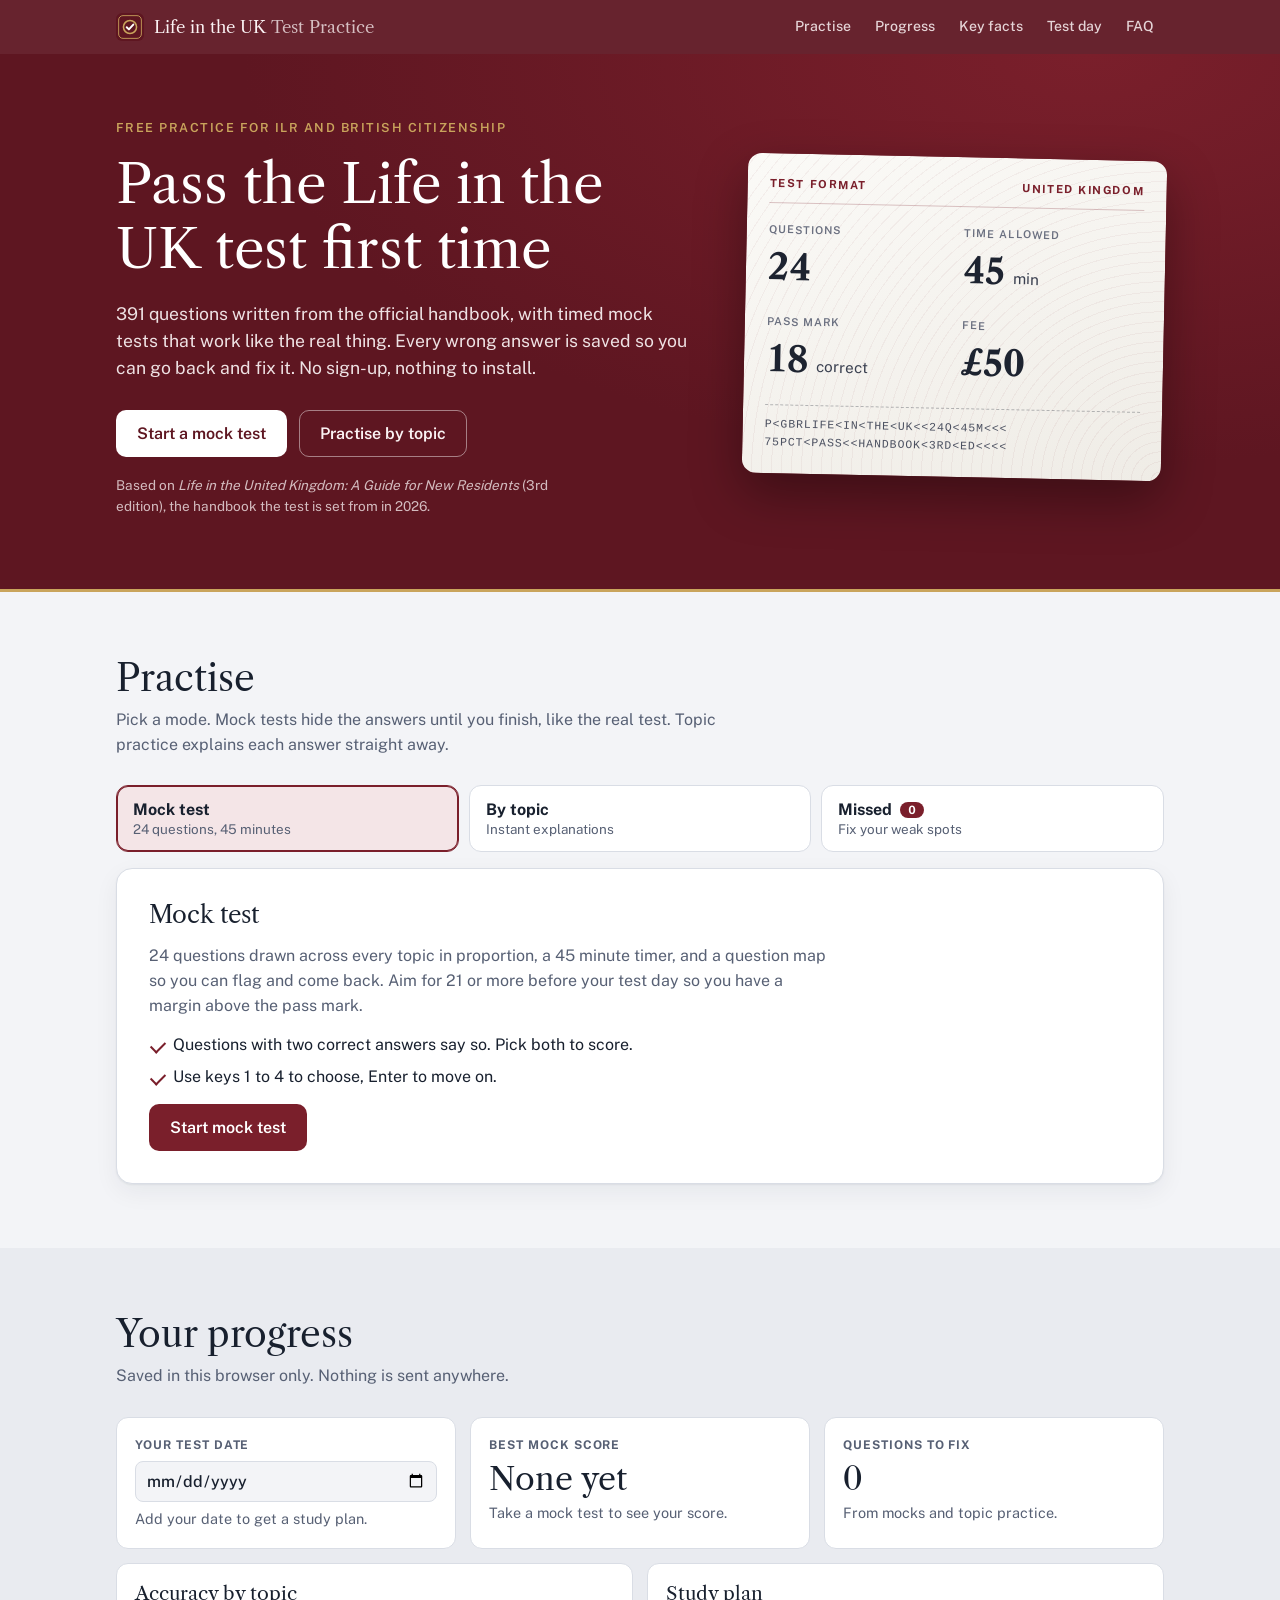
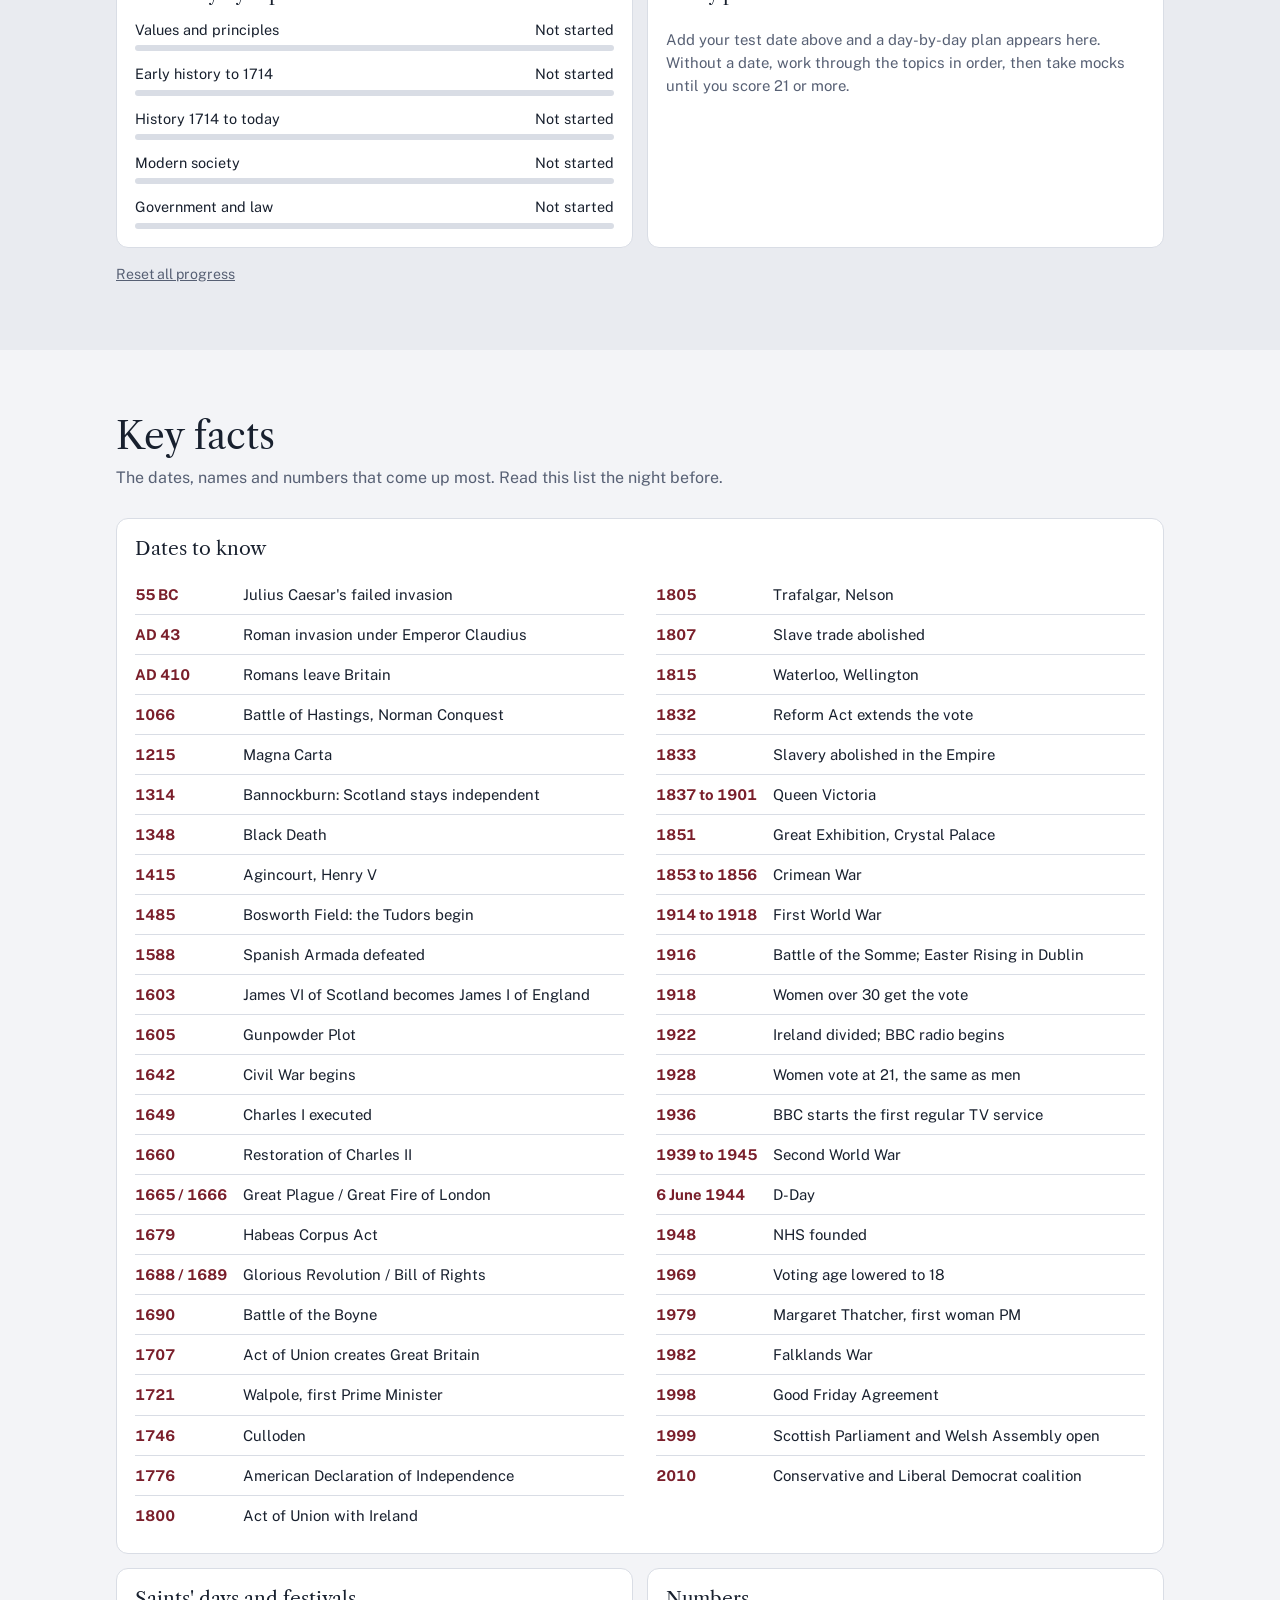
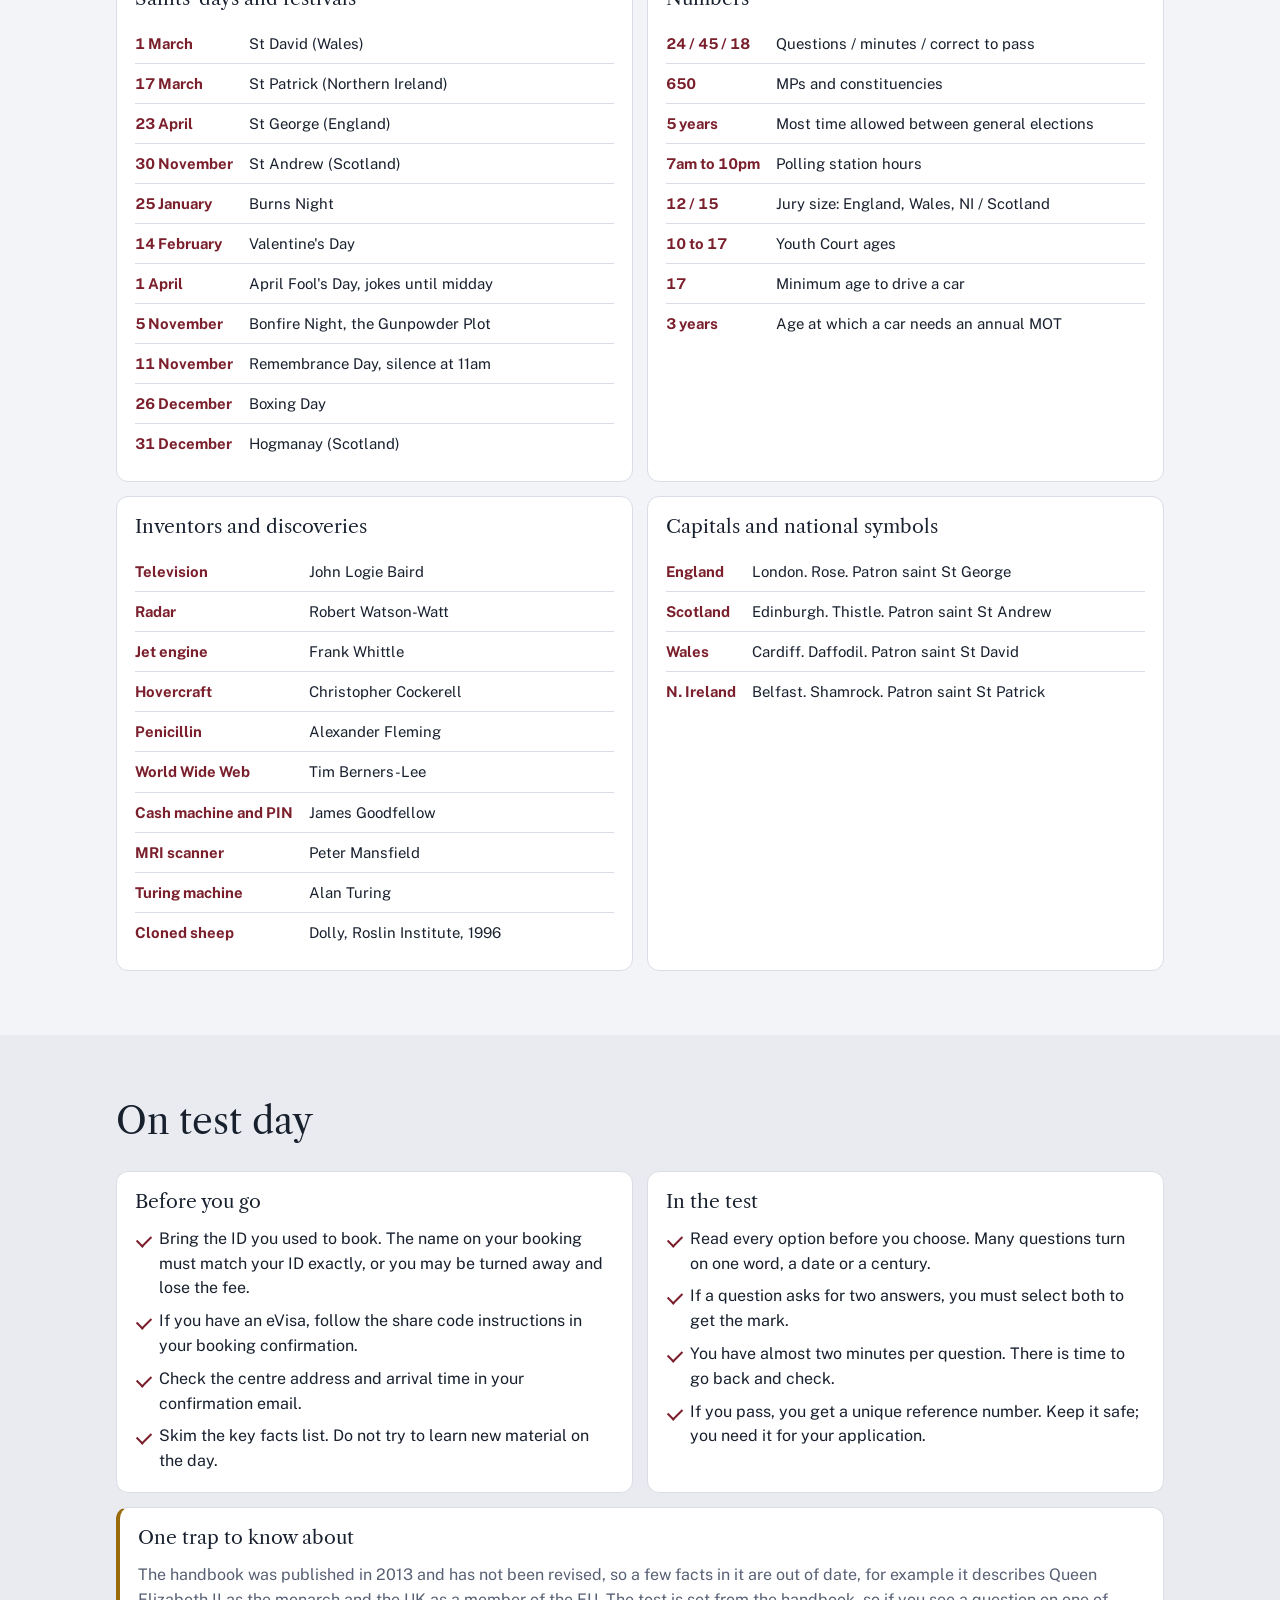
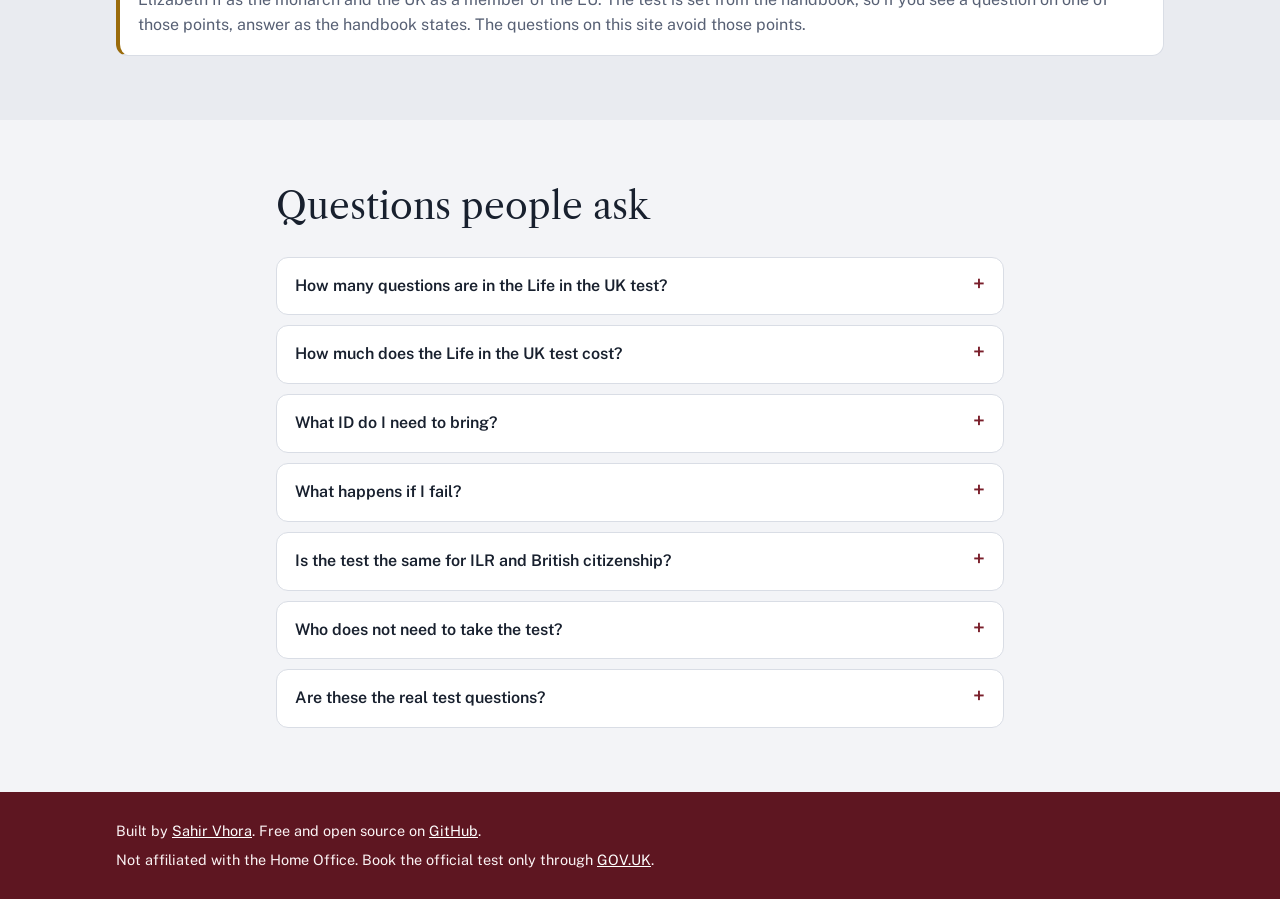
<file: index.html>
<!DOCTYPE html>
<html lang="en-GB">
<head>
<meta charset="UTF-8">
<meta http-equiv="Content-Security-Policy" content="default-src 'self'; script-src 'self'; style-src 'self' 'unsafe-inline'; img-src 'self' data:; font-src 'self'; connect-src 'self'; object-src 'none'; base-uri 'self'; form-action 'self'">
<meta name="referrer" content="strict-origin-when-cross-origin">
<meta name="viewport" content="width=device-width, initial-scale=1.0, viewport-fit=cover">
<title>Life in the UK Test Practice 2026: Free Mock Tests</title>
<meta name="description" content="Free Life in the UK test practice for ILR and citizenship. 391 questions from the official handbook, timed 24-question mock tests, topic drills and key facts.">
<meta name="keywords" content="Life in the UK test, Life in the UK test practice, Life in the UK mock test, Life in the UK test 2026, ILR test, British citizenship test, indefinite leave to remain, Life in the United Kingdom handbook, UK citizenship test questions">
<meta name="author" content="Sahir Vhora">
<meta name="robots" content="index, follow, max-image-preview:large">
<meta name="theme-color" content="#5e1621">
<link rel="canonical" href="https://sahirvhora.github.io/life-in-uk-test/">
<link rel="icon" type="image/svg+xml" href="favicon.svg">
<link rel="sitemap" type="application/xml" href="sitemap.xml">
<link rel="preload" href="assets/fonts/libre-caslon-text-latin-400-normal.woff2" as="font" type="font/woff2" crossorigin>
<link rel="preload" href="assets/fonts/public-sans-latin-400-normal.woff2" as="font" type="font/woff2" crossorigin>
<link rel="stylesheet" href="assets/style.css">

<meta property="og:type" content="website">
<meta property="og:site_name" content="Life in the UK Test Practice">
<meta property="og:locale" content="en_GB">
<meta property="og:url" content="https://sahirvhora.github.io/life-in-uk-test/">
<meta property="og:title" content="Life in the UK Test Practice: Free Mock Tests for ILR and Citizenship">
<meta property="og:description" content="391 questions from the official handbook, timed 24-question mock tests, topic drills, a missed-questions list and key facts. Free, no sign-up.">
<meta property="og:image" content="https://sahirvhora.github.io/life-in-uk-test/preview.png">
<meta property="og:image:width" content="1200">
<meta property="og:image:height" content="630">
<meta property="og:image:alt" content="Life in the UK Test Practice: 24 questions, 45 minutes, 18 to pass">

<meta name="twitter:card" content="summary_large_image">
<meta name="twitter:url" content="https://sahirvhora.github.io/life-in-uk-test/">
<meta name="twitter:title" content="Life in the UK Test Practice: Free Mock Tests">
<meta name="twitter:description" content="Timed 24-question mock tests, topic drills and key facts from the official handbook. Free, no sign-up.">
<meta name="twitter:image" content="https://sahirvhora.github.io/life-in-uk-test/preview.png">

<script type="application/ld+json">
{
  "@context": "https://schema.org",
  "@graph": [
    {
      "@type": "WebApplication",
      "@id": "https://sahirvhora.github.io/life-in-uk-test/#app",
      "name": "Life in the UK Test Practice",
      "description": "Free practice for the Life in the UK test: 391 questions written from the official handbook, timed 24-question mock tests, topic drills and key facts.",
      "url": "https://sahirvhora.github.io/life-in-uk-test/",
      "applicationCategory": "EducationalApplication",
      "operatingSystem": "Any",
      "inLanguage": "en-GB",
      "isAccessibleForFree": true,
      "offers": {"@type": "Offer", "price": "0", "priceCurrency": "GBP"},
      "dateModified": "2026-10-25",
      "educationalUse": "Exam preparation",
      "about": {"@type": "Thing", "name": "Life in the UK test"},
      "author": {"@id": "https://sahirvhora.github.io/#person"},
      "sameAs": "https://github.com/SahirVhora/life-in-uk-test"
    },
    {
      "@type": "Person",
      "@id": "https://sahirvhora.github.io/#person",
      "name": "Sahir Vhora",
      "url": "https://sahirvhora.github.io/",
      "sameAs": ["https://github.com/SahirVhora"]
    },
    {
      "@type": "FAQPage",
      "mainEntity": [
        {"@type": "Question", "name": "How many questions are in the Life in the UK test?", "acceptedAnswer": {"@type": "Answer", "text": "The test has 24 multiple-choice questions and you have 45 minutes to answer them. You need to score 75% or more, which is 18 correct answers."}},
        {"@type": "Question", "name": "How much does the Life in the UK test cost?", "acceptedAnswer": {"@type": "Answer", "text": "It costs £50 for each attempt. You book and pay online through GOV.UK."}},
        {"@type": "Question", "name": "What ID do I need to bring?", "acceptedAnswer": {"@type": "Answer", "text": "Bring the ID you used when you booked. The name on your booking must match the name on your ID exactly, or you may not be allowed to sit the test."}},
        {"@type": "Question", "name": "What happens if I fail?", "acceptedAnswer": {"@type": "Answer", "text": "You can book the test again as many times as you need, paying £50 each time. Use the missed-questions list here to focus on the topics you got wrong."}},
        {"@type": "Question", "name": "Is the test the same for ILR and British citizenship?", "acceptedAnswer": {"@type": "Answer", "text": "Yes. There is one test for both. If you pass you get a unique reference number, which you use on your settlement or citizenship application."}},
        {"@type": "Question", "name": "Who does not need to take the test?", "acceptedAnswer": {"@type": "Answer", "text": "You do not need to take it if you are under 18, 65 or over, have passed it before, or have a long-term physical or mental condition that prevents you from taking it."}},
        {"@type": "Question", "name": "Are these the real test questions?", "acceptedAnswer": {"@type": "Answer", "text": "No. The official question bank is not published. These questions are written from the official handbook, Life in the United Kingdom: A Guide for New Residents (3rd edition), and cover the same topics. This site is not affiliated with the Home Office."}}
      ]
    }
  ]
}
</script>
</head>
<body>
<a class="skip" href="#practise">Skip to practice</a>

<header class="topbar">
  <div class="topbar-in">
    <a class="brand" href="#top" aria-label="Life in the UK Test Practice, back to top">
      <img src="favicon.svg" alt="" width="28" height="28">
      <span>Life in the UK <em>Test Practice</em></span>
    </a>
    <nav class="toplinks" aria-label="Page sections">
      <a href="#practise">Practise</a>
      <a href="#progress">Progress</a>
      <a href="#facts">Key facts</a>
      <a href="#test-day">Test day</a>
      <a href="#faq">FAQ</a>
    </nav>
  </div>
</header>

<main id="top">
  <section class="hero">
    <div class="hero-in">
      <div class="hero-copy">
        <p class="eyebrow">Free practice for ILR and British citizenship</p>
        <h1>Pass the Life in the UK test first time</h1>
        <p class="lede">391 questions written from the official handbook, with timed mock tests that work like the real thing. Every wrong answer is saved so you can go back and fix it. No sign-up, nothing to install.</p>
        <div class="cta-row">
          <a class="btn btn-primary" href="#practise" data-start="mock">Start a mock test</a>
          <a class="btn btn-quiet" href="#practise" data-start="topics">Practise by topic</a>
        </div>
        <p class="fine">Based on <em>Life in the United Kingdom: A Guide for New Residents</em> (3rd edition), the handbook the test is set from in 2026.</p>
      </div>

      <aside class="docket" aria-label="Test format">
        <div class="docket-head">
          <span>Test format</span>
          <span>United Kingdom</span>
        </div>
        <dl class="docket-grid">
          <div><dt>Questions</dt><dd><strong class="num">24</strong></dd></div>
          <div><dt>Time allowed</dt><dd><strong class="num">45</strong> min</dd></div>
          <div><dt>Pass mark</dt><dd><strong class="num">18</strong> correct</dd></div>
          <div><dt>Fee</dt><dd><strong class="num">£50</strong></dd></div>
        </dl>
        <p class="mrz" aria-hidden="true">P&lt;GBRLIFE&lt;IN&lt;THE&lt;UK&lt;&lt;24Q&lt;45M&lt;&lt;&lt;<br>75PCT&lt;PASS&lt;&lt;HANDBOOK&lt;3RD&lt;ED&lt;&lt;&lt;&lt;</p>
      </aside>
    </div>
  </section>

  <section class="section" id="practise" aria-labelledby="practise-h">
    <div class="section-in">
      <div class="section-head">
        <h2 id="practise-h">Practise</h2>
        <p>Pick a mode. Mock tests hide the answers until you finish, like the real test. Topic practice explains each answer straight away.</p>
      </div>

      <div class="modes" role="tablist" aria-label="Practice mode">
        <button class="mode" role="tab" id="mode-mock" aria-selected="true" aria-controls="panel-mock">
          <span class="mode-t">Mock test</span><span class="mode-d">24 questions, 45 minutes</span>
        </button>
        <button class="mode" role="tab" id="mode-topics" aria-selected="false" aria-controls="panel-topics">
          <span class="mode-t">By topic</span><span class="mode-d">Instant explanations</span>
        </button>
        <button class="mode" role="tab" id="mode-missed" aria-selected="false" aria-controls="panel-missed">
          <span class="mode-t">Missed <span class="pill" id="missedPill">0</span></span><span class="mode-d">Fix your weak spots</span>
        </button>
      </div>

      <div class="stage">
        <div class="panel" id="panel-mock" role="tabpanel" aria-labelledby="mode-mock">
          <div class="intro" id="mockIntro">
            <h3>Mock test</h3>
            <p>24 questions drawn across every topic in proportion, a 45 minute timer, and a question map so you can flag and come back. Aim for 21 or more before your test day so you have a margin above the pass mark.</p>
            <ul class="ticks">
              <li>Questions with two correct answers say so. Pick both to score.</li>
              <li>Use keys 1 to 4 to choose, Enter to move on.</li>
            </ul>
            <button class="btn btn-primary" id="startMock" type="button">Start mock test</button>
          </div>
          <div class="runner" id="mockRun" hidden></div>
        </div>

        <div class="panel" id="panel-topics" role="tabpanel" aria-labelledby="mode-topics" hidden>
          <div class="intro" id="topicIntro">
            <h3>Practise one topic</h3>
            <p>Work through a whole topic with feedback after every answer. The bar shows how much of each topic you have answered correctly so far.</p>
            <div class="topic-grid" id="topicGrid"></div>
          </div>
          <div class="runner" id="topicRun" hidden></div>
        </div>

        <div class="panel" id="panel-missed" role="tabpanel" aria-labelledby="mode-missed" hidden>
          <div class="intro" id="missedIntro"></div>
          <div class="runner" id="missedRun" hidden></div>
        </div>
      </div>
    </div>
  </section>

  <section class="section alt" id="progress" aria-labelledby="progress-h">
    <div class="section-in">
      <div class="section-head">
        <h2 id="progress-h">Your progress</h2>
        <p>Saved in this browser only. Nothing is sent anywhere.</p>
      </div>
      <div class="progress-grid">
        <div class="tile">
          <label class="tile-l" for="testDate">Your test date</label>
          <input type="date" id="testDate">
          <p class="tile-v" id="countdown">Add your date to get a study plan.</p>
        </div>
        <div class="tile">
          <p class="tile-l">Best mock score</p>
          <p class="tile-big num" id="bestScore">None yet</p>
          <p class="tile-v" id="mockCount">Take a mock test to see your score.</p>
        </div>
        <div class="tile">
          <p class="tile-l">Questions to fix</p>
          <p class="tile-big num" id="missedCount">0</p>
          <p class="tile-v">From mocks and topic practice.</p>
        </div>
      </div>
      <div class="split">
        <div class="card">
          <h3>Accuracy by topic</h3>
          <div id="topicBars" class="bars"></div>
        </div>
        <div class="card">
          <h3>Study plan</h3>
          <ol class="plan" id="plan"></ol>
        </div>
      </div>
      <p class="reset-row"><button type="button" class="link-btn" id="resetAll">Reset all progress</button><span id="resetConfirm" hidden> Clear scores, missed questions and test date? <button type="button" class="link-btn danger" id="resetYes">Yes, reset</button> <button type="button" class="link-btn" id="resetNo">Cancel</button></span></p>
    </div>
  </section>

  <section class="section" id="facts" aria-labelledby="facts-h">
    <div class="section-in">
      <div class="section-head">
        <h2 id="facts-h">Key facts</h2>
        <p>The dates, names and numbers that come up most. Read this list the night before.</p>
      </div>
      <div class="facts" id="factsGrid"></div>
    </div>
  </section>

  <section class="section alt" id="test-day" aria-labelledby="day-h">
    <div class="section-in">
      <div class="section-head">
        <h2 id="day-h">On test day</h2>
      </div>
      <div class="split">
        <div class="card">
          <h3>Before you go</h3>
          <ul class="ticks">
            <li>Bring the ID you used to book. The name on your booking must match your ID exactly, or you may be turned away and lose the fee.</li>
            <li>If you have an eVisa, follow the share code instructions in your booking confirmation.</li>
            <li>Check the centre address and arrival time in your confirmation email.</li>
            <li>Skim the key facts list. Do not try to learn new material on the day.</li>
          </ul>
        </div>
        <div class="card">
          <h3>In the test</h3>
          <ul class="ticks">
            <li>Read every option before you choose. Many questions turn on one word, a date or a century.</li>
            <li>If a question asks for two answers, you must select both to get the mark.</li>
            <li>You have almost two minutes per question. There is time to go back and check.</li>
            <li>If you pass, you get a unique reference number. Keep it safe; you need it for your application.</li>
          </ul>
        </div>
      </div>
      <div class="card note-card">
        <h3>One trap to know about</h3>
        <p>The handbook was published in 2013 and has not been revised, so a few facts in it are out of date, for example it describes Queen Elizabeth II as the monarch and the UK as a member of the EU. The test is set from the handbook, so if you see a question on one of those points, answer as the handbook states. The questions on this site avoid those points.</p>
      </div>
    </div>
  </section>

  <section class="section" id="faq" aria-labelledby="faq-h">
    <div class="section-in narrow">
      <div class="section-head">
        <h2 id="faq-h">Questions people ask</h2>
      </div>
      <div class="faq">
        <details><summary>How many questions are in the Life in the UK test?</summary><p>The test has 24 multiple-choice questions and you have 45 minutes to answer them. You need to score 75% or more, which is 18 correct answers.</p></details>
        <details><summary>How much does the Life in the UK test cost?</summary><p>It costs £50 for each attempt. You book and pay online through <a href="https://www.gov.uk/life-in-the-uk-test" rel="noopener">GOV.UK</a>.</p></details>
        <details><summary>What ID do I need to bring?</summary><p>Bring the ID you used when you booked. The name on your booking must match the name on your ID exactly, or you may not be allowed to sit the test.</p></details>
        <details><summary>What happens if I fail?</summary><p>You can book the test again as many times as you need, paying £50 each time. Use the missed-questions list here to focus on the topics you got wrong.</p></details>
        <details><summary>Is the test the same for ILR and British citizenship?</summary><p>Yes. There is one test for both. If you pass you get a unique reference number, which you use on your settlement or citizenship application.</p></details>
        <details><summary>Who does not need to take the test?</summary><p>You do not need to take it if you are under 18, 65 or over, have passed it before, or have a long-term physical or mental condition that prevents you from taking it.</p></details>
        <details><summary>Are these the real test questions?</summary><p>No. The official question bank is not published. These questions are written from the official handbook, <em>Life in the United Kingdom: A Guide for New Residents</em> (3rd edition), and cover the same topics. This site is not affiliated with the Home Office.</p></details>
      </div>
    </div>
  </section>
</main>

<footer class="footer">
  <div class="footer-in">
    <p>Built by <a href="https://sahirvhora.github.io/">Sahir Vhora</a>. Free and open source on <a href="https://github.com/SahirVhora/life-in-uk-test">GitHub</a>.</p>
    <p>Not affiliated with the Home Office. Book the official test only through <a href="https://www.gov.uk/life-in-the-uk-test" rel="noopener">GOV.UK</a>.</p>
  </div>
</footer>

<div class="toast" id="toast" role="status" aria-live="polite"></div>
<script src="assets/questions.js"></script>
<script src="assets/app.js"></script>
</body>
</html>
</file>
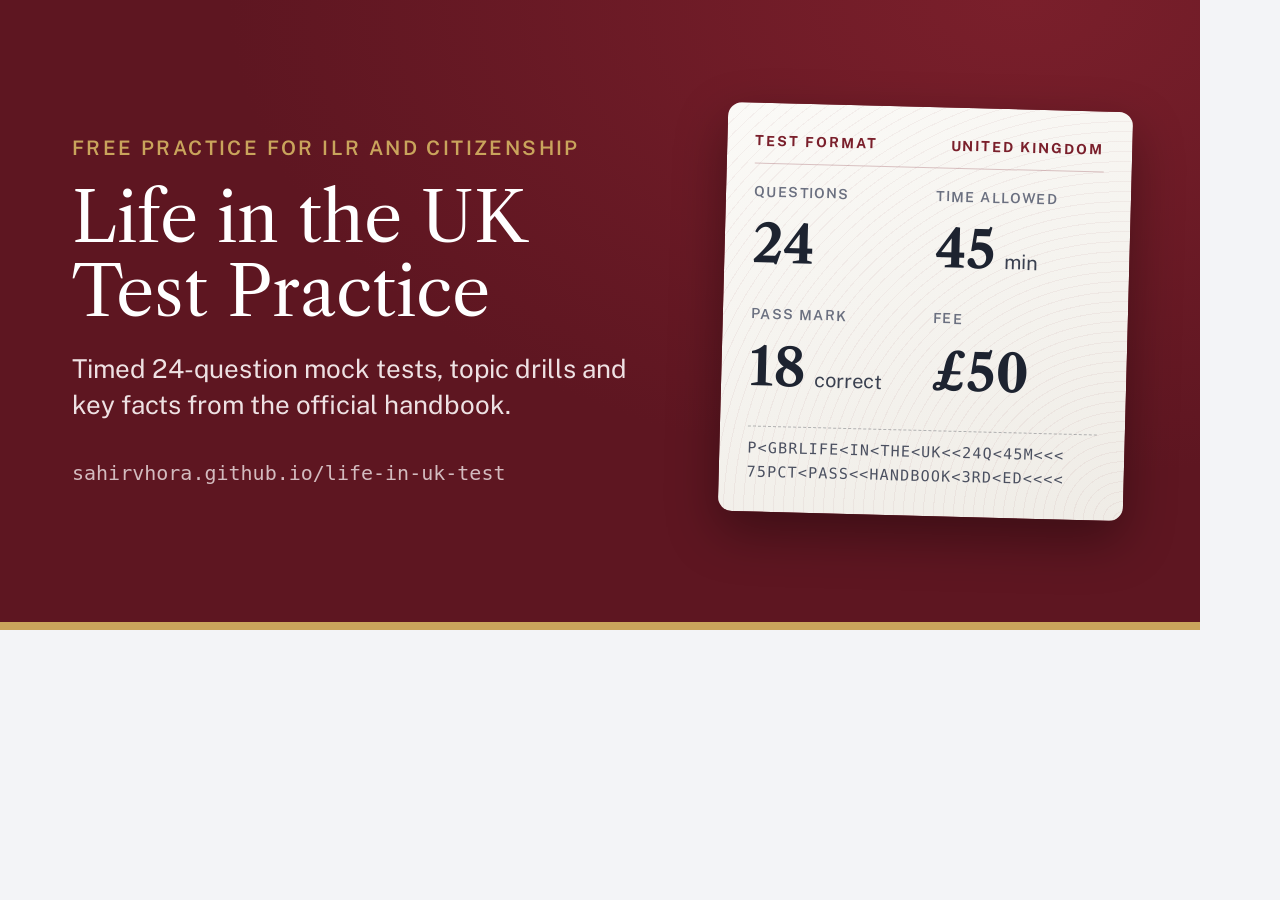
<file: scripts/preview.html>
<!DOCTYPE html>
<html lang="en-GB"><head><meta charset="UTF-8"><title>preview</title>
<link rel="stylesheet" href="../assets/style.css">
<style>
html,body{margin:0;width:1200px;height:630px;overflow:hidden}
.p{width:1200px;height:630px;box-sizing:border-box;padding:64px 72px;display:grid;grid-template-columns:1.25fr .85fr;gap:56px;align-items:center;
 background:radial-gradient(120% 140% at 85% 0%,#7a1f2b 0%,#5e1621 55%);color:#fbf3f4;border-bottom:8px solid #c9a45c}
.p .eyebrow{font-size:20px}
.p h1{font-family:var(--display);font-size:68px;line-height:1.08;color:#fff;margin:18px 0 22px;font-weight:400}
.p p.s{font-size:26px;opacity:.92;line-height:1.4}
.p .url{margin-top:34px;font-size:20px;font-family:var(--mono);opacity:.75}
.p .docket{transform:rotate(1.5deg);padding:28px}
.p .docket-grid strong{font-size:52px}
.p .docket-grid dt{font-size:14px}.p .docket-grid dd{font-size:20px}.p .docket-head{font-size:14px}.p .mrz{font-size:15px}
</style></head>
<body><div class="p">
<div><div class="eyebrow">Free practice for ILR and citizenship</div>
<h1>Life in the UK Test Practice</h1>
<p class="s">Timed 24-question mock tests, topic drills and key facts from the official handbook.</p>
<div class="url">sahirvhora.github.io/life-in-uk-test</div></div>
<div class="docket"><div class="docket-head"><span>Test format</span><span>United Kingdom</span></div>
<dl class="docket-grid"><div><dt>Questions</dt><dd><strong>24</strong></dd></div><div><dt>Time allowed</dt><dd><strong>45</strong> min</dd></div><div><dt>Pass mark</dt><dd><strong>18</strong> correct</dd></div><div><dt>Fee</dt><dd><strong>£50</strong></dd></div></dl>
<p class="mrz">P&lt;GBRLIFE&lt;IN&lt;THE&lt;UK&lt;&lt;24Q&lt;45M&lt;&lt;&lt;<br>75PCT&lt;PASS&lt;&lt;HANDBOOK&lt;3RD&lt;ED&lt;&lt;&lt;&lt;</p></div>
</div></body></html>
</file>
<file: assets/style.css>
/* Layout: maroon passport-cover hero with a data-page "docket", then one centred column of tool sections. */
@font-face{font-family:"Libre Caslon Text";src:url("fonts/libre-caslon-text-latin-400-normal.woff2") format("woff2");font-weight:400;font-display:swap}
@font-face{font-family:"Libre Caslon Text";src:url("fonts/libre-caslon-text-latin-700-normal.woff2") format("woff2");font-weight:700;font-display:swap}
@font-face{font-family:"Public Sans";src:url("fonts/public-sans-latin-400-normal.woff2") format("woff2");font-weight:400;font-display:swap}
@font-face{font-family:"Public Sans";src:url("fonts/public-sans-latin-500-normal.woff2") format("woff2");font-weight:500;font-display:swap}
@font-face{font-family:"Public Sans";src:url("fonts/public-sans-latin-600-normal.woff2") format("woff2");font-weight:600;font-display:swap}
@font-face{font-family:"Public Sans";src:url("fonts/public-sans-latin-700-normal.woff2") format("woff2");font-weight:700;font-display:swap}

:root{
  --bg:#f3f4f7; --bg-alt:#e9ebf0; --surface:#ffffff; --ink:#18202e; --muted:#576074; --line:#d9dde5;
  --cover:#5e1621; --cover-2:#7a1f2b; --on-cover:#fbf3f4; --gilt:#c9a45c;
  --accent:#7a1f2b; --accent-ink:#ffffff; --accent-soft:#f4e5e7;
  --good:#1d6b45; --good-soft:#e1f1e8; --bad:#a3271f; --bad-soft:#fbe5e3; --flag:#9a6b0b; --flag-soft:#fbf0d8;
  --display:"Libre Caslon Text", Georgia, "Times New Roman", serif;
  --body:"Public Sans", system-ui, -apple-system, "Segoe UI", Roboto, sans-serif;
  --mono:ui-monospace, "SFMono-Regular", Menlo, Consolas, monospace;
  --radius:12px; --shadow:0 1px 2px rgba(24,32,46,.06), 0 8px 24px rgba(24,32,46,.06);
  color-scheme:light;
}
@media (prefers-color-scheme: dark){:root:not([data-theme="light"]){
  --bg:#10141c; --bg-alt:#141924; --surface:#1a202c; --ink:#e8ebf1; --muted:#9ca5b7; --line:#2b3344;
  --cover:#3d0f16; --cover-2:#561722; --on-cover:#f7e9eb; --gilt:#d8b46c;
  --accent:#e58c99; --accent-ink:#1d0a0e; --accent-soft:#3a2228;
  --good:#6fd29e; --good-soft:#163427; --bad:#f28b81; --bad-soft:#3d1c19; --flag:#e8b84f; --flag-soft:#382c12;
  --shadow:0 1px 2px rgba(0,0,0,.3), 0 8px 24px rgba(0,0,0,.25); color-scheme:dark}}
:root[data-theme="dark"]{
  --bg:#10141c; --bg-alt:#141924; --surface:#1a202c; --ink:#e8ebf1; --muted:#9ca5b7; --line:#2b3344;
  --cover:#3d0f16; --cover-2:#561722; --on-cover:#f7e9eb; --gilt:#d8b46c;
  --accent:#e58c99; --accent-ink:#1d0a0e; --accent-soft:#3a2228;
  --good:#6fd29e; --good-soft:#163427; --bad:#f28b81; --bad-soft:#3d1c19; --flag:#e8b84f; --flag-soft:#382c12;
  --shadow:0 1px 2px rgba(0,0,0,.3), 0 8px 24px rgba(0,0,0,.25); color-scheme:dark}

*{box-sizing:border-box}
html{scroll-behavior:smooth;scroll-padding-top:72px;-webkit-text-size-adjust:100%}
body{margin:0;background:var(--bg);color:var(--ink);font:400 16px/1.55 var(--body);overflow-x:hidden}
img{max-width:100%}
a{color:var(--accent)}
h1,h2,h3{font-family:var(--display);font-weight:400;line-height:1.2;text-wrap:balance;margin:0}
p{margin:0}
.num{font-variant-numeric:tabular-nums}
[hidden]{display:none!important}
:focus-visible{outline:3px solid var(--accent);outline-offset:2px;border-radius:6px}
.skip{position:absolute;left:-999px;top:8px;background:var(--surface);padding:8px 12px;z-index:50}
.skip:focus{left:16px}

/* top bar */
.topbar{position:sticky;top:0;z-index:20;background:color-mix(in srgb,var(--cover) 94%,transparent);backdrop-filter:saturate(1.2) blur(8px);color:var(--on-cover);padding-top:env(safe-area-inset-top,0px)}
.topbar-in{max-width:1080px;margin:0 auto;display:flex;align-items:center;gap:16px;justify-content:space-between;padding-block:10px;padding-left:max(16px,env(safe-area-inset-left,0px));padding-right:max(16px,env(safe-area-inset-right,0px))}
.brand{display:flex;align-items:center;gap:10px;color:var(--on-cover);text-decoration:none;font-family:var(--display);font-size:1.05rem;white-space:nowrap}
.brand em{font-style:normal;opacity:.75}
.toplinks{display:flex;gap:4px;overflow-x:auto;scrollbar-width:none}
.toplinks::-webkit-scrollbar{display:none}
.toplinks a{color:var(--on-cover);text-decoration:none;font-size:.88rem;font-weight:500;padding:6px 10px;border-radius:999px;white-space:nowrap;opacity:.85}
.toplinks a:hover{opacity:1;background:rgba(255,255,255,.1)}
@media (max-width:760px){.brand em{display:none}}
@media (max-width:520px){.toplinks a:nth-child(n+3){display:none}}

/* hero */
.hero{background:radial-gradient(120% 140% at 85% 0%,var(--cover-2) 0%,var(--cover) 55%);color:var(--on-cover);border-bottom:3px solid var(--gilt)}
.hero-in{max-width:1080px;margin:0 auto;display:grid;grid-template-columns:minmax(0,1.25fr) minmax(0,.9fr);gap:48px;align-items:center;padding-block:64px 72px;padding-left:max(16px,env(safe-area-inset-left,0px));padding-right:max(16px,env(safe-area-inset-right,0px))}
.eyebrow{font-size:.78rem;letter-spacing:.12em;text-transform:uppercase;font-weight:600;color:var(--gilt)}
.hero h1{font-size:clamp(2.1rem,5vw,3.4rem);margin:14px 0 18px;color:#fff}
.lede{font-size:1.1rem;max-width:58ch;opacity:.92}
.cta-row{display:flex;gap:12px;flex-wrap:wrap;margin:28px 0 18px}
.fine{font-size:.85rem;opacity:.75;max-width:58ch}
.btn{display:inline-flex;align-items:center;justify-content:center;gap:8px;border-radius:10px;padding:13px 20px;font:600 1rem var(--body);text-decoration:none;cursor:pointer;border:1px solid transparent;transition:transform .12s ease,background .15s ease}
.btn:active{transform:translateY(1px)}
.btn-primary{background:var(--accent);color:var(--accent-ink)}
.btn-primary:hover{filter:brightness(1.08)}
.hero .btn-primary{background:#fff;color:var(--cover)}
.btn-quiet{background:transparent;color:inherit;border-color:currentColor}
.hero .btn-quiet{color:var(--on-cover);border-color:rgba(255,255,255,.45)}
.btn-ghost{background:var(--surface);color:var(--ink);border-color:var(--line)}
.btn:disabled{opacity:.45;cursor:default;transform:none}

/* docket: passport data page */
.docket{background:
  repeating-radial-gradient(circle at 100% 100%,transparent 0 9px,rgba(122,31,43,.05) 9px 10px),
  linear-gradient(160deg,#fbfaf7,#efece6);
  color:#1d2330;border-radius:14px;padding:22px;box-shadow:0 20px 50px rgba(0,0,0,.35);transform:rotate(1.2deg)}
.docket-head{display:flex;justify-content:space-between;font-size:.7rem;letter-spacing:.14em;text-transform:uppercase;font-weight:700;color:#7a1f2b;border-bottom:1px solid rgba(122,31,43,.25);padding-bottom:10px}
.docket-grid{display:grid;grid-template-columns:1fr 1fr;gap:18px 16px;margin:18px 0}
.docket-grid dt{font-size:.68rem;letter-spacing:.1em;text-transform:uppercase;color:#6b7080;font-weight:600}
.docket-grid dd{margin:2px 0 0;font-size:.95rem;color:#3a4050}
.docket-grid strong{font-family:var(--display);font-size:2.2rem;font-weight:700;color:#1d2330;margin-right:4px}
.mrz{font-family:var(--mono);font-size:.72rem;letter-spacing:.08em;color:#4b5060;border-top:1px dashed rgba(29,35,48,.3);padding-top:10px;overflow-wrap:anywhere}
@media (max-width:860px){.hero-in{grid-template-columns:1fr;gap:36px;padding-block:44px 52px}.docket{transform:none;max-width:440px}}

/* sections */
.section{padding-block:64px}
.section.alt{background:var(--bg-alt)}
.section-in{max-width:1080px;margin:0 auto;padding-left:max(16px,env(safe-area-inset-left,0px));padding-right:max(16px,env(safe-area-inset-right,0px))}
.section-in.narrow{max-width:760px}
.section-head{margin-bottom:28px;max-width:62ch}
.section-head h2{font-size:clamp(1.7rem,3.5vw,2.3rem)}
.section-head p{color:var(--muted);margin-top:8px}

/* modes */
.modes{display:grid;grid-template-columns:repeat(3,minmax(0,1fr));gap:10px;margin-bottom:16px}
.mode{text-align:left;background:var(--surface);border:1px solid var(--line);border-radius:var(--radius);padding:14px 16px;cursor:pointer;color:var(--ink);display:flex;flex-direction:column;gap:2px;font-family:var(--body)}
.mode-t{font-weight:700;font-size:1rem;display:flex;align-items:center;gap:8px}
.mode-d{font-size:.84rem;color:var(--muted)}
.mode[aria-selected="true"]{border-color:var(--accent);box-shadow:inset 0 0 0 1px var(--accent);background:var(--accent-soft)}
.pill{font-size:.72rem;font-weight:700;background:var(--accent);color:var(--accent-ink);border-radius:999px;padding:1px 8px;font-variant-numeric:tabular-nums}
@media (max-width:560px){.modes{grid-template-columns:1fr}.mode{flex-direction:row;justify-content:space-between;align-items:center}}

.stage{background:var(--surface);border:1px solid var(--line);border-radius:16px;box-shadow:var(--shadow);padding:clamp(18px,4vw,32px)}
.intro{display:flex;flex-direction:column;gap:14px;align-items:flex-start;max-width:68ch}
.intro h3{font-size:1.5rem}
.intro p{color:var(--muted)}
.ticks{list-style:none;padding:0;margin:0;display:flex;flex-direction:column;gap:8px}
.ticks li{position:relative;padding-left:24px}
.ticks li::before{content:"";position:absolute;left:2px;top:.5em;width:12px;height:7px;border-left:2px solid var(--accent);border-bottom:2px solid var(--accent);transform:rotate(-45deg)}

.topic-grid{display:grid;grid-template-columns:repeat(auto-fill,minmax(210px,1fr));gap:10px;width:100%;max-width:none}
.topic{background:var(--surface);border:1px solid var(--line);border-radius:var(--radius);padding:14px;text-align:left;cursor:pointer;color:var(--ink);font-family:var(--body);display:flex;flex-direction:column;gap:8px}
.topic:hover{border-color:var(--accent)}
.topic b{font-weight:700}
.topic small{color:var(--muted)}
.meter{height:6px;border-radius:3px;background:var(--line);overflow:hidden}
.meter i{display:block;height:100%;background:var(--good);width:0}

/* runner */
.runner{display:grid;grid-template-columns:minmax(0,1fr);gap:20px}
.runner.with-map{grid-template-columns:minmax(0,1fr) 220px}
@media (max-width:820px){.runner.with-map{grid-template-columns:minmax(0,1fr)}}
.qhead{display:flex;justify-content:space-between;align-items:center;gap:12px;font-size:.88rem;color:var(--muted);font-variant-numeric:tabular-nums}
.timer{font-family:var(--mono);font-size:1rem;color:var(--ink);background:var(--bg-alt);border-radius:8px;padding:4px 10px}
.timer.low{color:var(--bad);background:var(--bad-soft)}
.track{height:4px;border-radius:2px;background:var(--line);margin:12px 0 18px;overflow:hidden}
.track i{display:block;height:100%;background:var(--accent);width:0;transition:width .25s ease}
.qtopic{font-size:.75rem;letter-spacing:.08em;text-transform:uppercase;font-weight:700;color:var(--accent)}
.qtext{font-family:var(--display);font-size:clamp(1.2rem,2.6vw,1.45rem);line-height:1.4;margin:6px 0 4px;text-wrap:pretty}
.qhint{display:inline-block;font-size:.8rem;font-weight:700;color:var(--flag);background:var(--flag-soft);border-radius:6px;padding:2px 8px;margin-top:4px}
.opts{display:flex;flex-direction:column;gap:10px;margin-top:18px}
.opt{display:flex;align-items:flex-start;gap:12px;text-align:left;width:100%;background:var(--surface);color:var(--ink);border:1px solid var(--line);border-radius:10px;padding:14px 16px;font:500 1rem/1.45 var(--body);cursor:pointer;transition:border-color .12s,background .12s}
.opt:hover{border-color:var(--muted)}
.opt .key{flex:0 0 28px;height:28px;border-radius:7px;border:1px solid var(--line);display:grid;place-items:center;font-size:.82rem;font-weight:700;color:var(--muted);font-family:var(--mono)}
.opt.sel{border-color:var(--accent);background:var(--accent-soft)}
.opt.sel .key{background:var(--accent);border-color:var(--accent);color:var(--accent-ink)}
.opt.right{border-color:var(--good);background:var(--good-soft)}
.opt.right .key{background:var(--good);border-color:var(--good);color:var(--surface)}
.opt.wrong{border-color:var(--bad);background:var(--bad-soft)}
.opt.wrong .key{background:var(--bad);border-color:var(--bad);color:var(--surface)}
.opt[disabled]{cursor:default}
.feedback{margin-top:16px;border-radius:10px;padding:14px 16px;background:var(--bg-alt);border-left:4px solid var(--accent)}
.feedback.ok{border-left-color:var(--good)} .feedback.no{border-left-color:var(--bad)}
.feedback b{display:block;margin-bottom:2px}
.qnav{display:flex;justify-content:space-between;align-items:center;gap:10px;margin-top:22px;flex-wrap:wrap}
.qnav .grow{flex:1}
.flagbtn[aria-pressed="true"]{background:var(--flag-soft);border-color:var(--flag);color:var(--flag)}
.confirm{margin-top:14px;padding:14px 16px;border-radius:10px;background:var(--flag-soft);display:flex;gap:10px;align-items:center;flex-wrap:wrap}

.map{border:1px solid var(--line);border-radius:var(--radius);padding:14px;align-self:start;position:sticky;top:76px}
.map h4{margin:0 0 10px;font-size:.78rem;letter-spacing:.08em;text-transform:uppercase;color:var(--muted)}
.map-grid{display:grid;grid-template-columns:repeat(6,1fr);gap:6px}
.map-grid button{aspect-ratio:1;max-width:100%;border:1px solid var(--line);background:var(--surface);color:var(--ink);border-radius:7px;font:600 .8rem var(--body);cursor:pointer;font-variant-numeric:tabular-nums;padding:0}
.map-grid button.done{background:var(--accent-soft);border-color:var(--accent)}
.map-grid button.flag{background:var(--flag-soft);border-color:var(--flag);color:var(--flag)}
.map-grid button.cur{outline:2px solid var(--ink);outline-offset:1px}
.legend{display:flex;gap:12px;flex-wrap:wrap;margin-top:12px;font-size:.78rem;color:var(--muted)}
.legend span::before{content:"";display:inline-block;width:10px;height:10px;border-radius:3px;margin-right:5px;vertical-align:-1px;border:1px solid var(--line)}
.legend .l-done::before{background:var(--accent-soft);border-color:var(--accent)}
.legend .l-flag::before{background:var(--flag-soft);border-color:var(--flag)}
@media (max-width:820px){.map{position:static}.map-grid{grid-template-columns:repeat(12,1fr)}}
@media (max-width:480px){.map-grid{grid-template-columns:repeat(8,1fr)}}

/* results */
.result{display:flex;flex-direction:column;gap:22px}
.result-top{display:flex;gap:24px;align-items:center;flex-wrap:wrap}
.ring{--p:0;width:120px;height:120px;border-radius:50%;background:conic-gradient(var(--ring) calc(var(--p)*1%),var(--line) 0);display:grid;place-items:center;flex:0 0 auto}
.ring span{width:96px;height:96px;border-radius:50%;background:var(--surface);display:grid;place-items:center;font-family:var(--display);font-size:1.7rem;font-variant-numeric:tabular-nums}
.verdict{font-family:var(--display);font-size:1.6rem}
.verdict.pass{color:var(--good)} .verdict.fail{color:var(--bad)}
.result-sub{color:var(--muted);margin-top:4px}
.bytopic{display:grid;grid-template-columns:repeat(auto-fit,minmax(170px,1fr));gap:10px}
.result .qnav{justify-content:flex-start}
.bytopic div{border:1px solid var(--line);border-radius:10px;padding:10px 12px;font-size:.9rem;display:flex;justify-content:space-between;gap:8px}
.review{display:flex;flex-direction:column;gap:14px}
.review h4{margin:0;font-size:.8rem;letter-spacing:.08em;text-transform:uppercase;color:var(--muted)}
.rv{border:1px solid var(--line);border-radius:10px;padding:14px 16px;display:flex;flex-direction:column;gap:4px}
.rv .a{color:var(--good);font-weight:600}
.rv .y{color:var(--bad);font-size:.92rem}
.rv .e{color:var(--muted);font-size:.92rem}

/* progress */
.progress-grid{display:grid;grid-template-columns:repeat(3,minmax(0,1fr));gap:14px;margin-bottom:14px}
@media (max-width:760px){.progress-grid{grid-template-columns:1fr}}
.tile,.card{background:var(--surface);border:1px solid var(--line);border-radius:var(--radius);padding:18px}
.tile{display:flex;flex-direction:column;gap:6px}
.tile-l{font-size:.75rem;letter-spacing:.08em;text-transform:uppercase;font-weight:700;color:var(--muted)}
.tile-big{font-family:var(--display);font-size:2rem;line-height:1.1}
.tile-v{color:var(--muted);font-size:.9rem}
.tile input{font:500 1rem var(--body);padding:9px 10px;border-radius:8px;border:1px solid var(--line);background:var(--bg);color:var(--ink);max-width:100%}
.split{display:grid;grid-template-columns:repeat(2,minmax(0,1fr));gap:14px}
@media (max-width:760px){.split{grid-template-columns:1fr}}
.card h3{font-size:1.2rem;margin-bottom:14px}
.bars{display:flex;flex-direction:column;gap:12px}
.barrow{display:grid;grid-template-columns:minmax(0,1fr) auto;gap:4px 10px;font-size:.9rem}
.barrow .meter{grid-column:1/-1}
.barrow span:last-child{color:var(--muted);font-variant-numeric:tabular-nums}
.plan{margin:0;padding:0;list-style:none;display:flex;flex-direction:column;gap:0}
.plan li{display:grid;grid-template-columns:92px minmax(0,1fr);gap:12px;padding:9px 0;border-top:1px solid var(--line);font-size:.93rem}
.plan li:first-child{border-top:0}
.plan li b{font-variant-numeric:tabular-nums;font-weight:600}
.plan li.today b{color:var(--accent)}
.plan li.empty-row{display:block}
.plan .empty{display:block;color:var(--muted)}
.reset-row{margin-top:16px;font-size:.88rem;color:var(--muted)}
.link-btn{background:none;border:0;padding:0;font:inherit;color:var(--muted);text-decoration:underline;cursor:pointer}
.link-btn.danger{color:var(--bad)}

/* facts */
.facts{display:grid;grid-template-columns:repeat(2,minmax(0,1fr));gap:14px}
@media (max-width:760px){.facts{grid-template-columns:1fr}}
.facts .card.wide{grid-column:1/-1}
.tbl{overflow-x:auto}
table{border-collapse:collapse;width:100%;font-size:.93rem}
td{border-top:1px solid var(--line);padding:8px 10px 8px 0;vertical-align:top}
tr:first-child td{border-top:0}
td:first-child{white-space:nowrap;font-weight:700;font-variant-numeric:tabular-nums;width:1%;padding-right:16px;color:var(--accent)}
.timeline{display:grid;grid-template-columns:repeat(2,minmax(0,1fr));gap:0 32px}
.timeline .tbl+.tbl tr:first-child td{border-top:0}
@media (max-width:760px){.timeline{grid-template-columns:1fr}.timeline .tbl+.tbl tr:first-child td{border-top:1px solid var(--line)}}
.note-card{margin-top:14px;border-left:4px solid var(--flag)}
.note-card p{color:var(--muted)}

/* faq */
.faq{display:flex;flex-direction:column;gap:10px}
.faq details{background:var(--surface);border:1px solid var(--line);border-radius:var(--radius);padding:0 18px}
.faq summary{cursor:pointer;padding:16px 0;font-weight:600;list-style:none;display:flex;justify-content:space-between;gap:12px}
.faq summary::-webkit-details-marker{display:none}
.faq summary::after{content:"+";font-size:1.3rem;line-height:1;color:var(--accent)}
.faq details[open] summary::after{content:"\2013"}
.faq details p{padding-bottom:16px;color:var(--muted)}

.footer{background:var(--cover);color:var(--on-cover);padding-block:28px calc(28px + env(safe-area-inset-bottom,0px))}
.footer-in{max-width:1080px;margin:0 auto;display:flex;flex-direction:column;gap:6px;font-size:.9rem;padding-left:max(16px,env(safe-area-inset-left,0px));padding-right:max(16px,env(safe-area-inset-right,0px))}
.footer a{color:#fff}

.toast{position:fixed;left:50%;bottom:calc(20px + env(safe-area-inset-bottom,0px));transform:translate(-50%,20px);background:var(--ink);color:var(--bg);padding:10px 16px;border-radius:10px;font-size:.9rem;opacity:0;pointer-events:none;transition:opacity .2s,transform .2s;max-width:calc(100% - 32px)}
.toast.show{opacity:1;transform:translate(-50%,0)}

@media (prefers-reduced-motion:reduce){html{scroll-behavior:auto}*{transition:none!important}}
</file>
